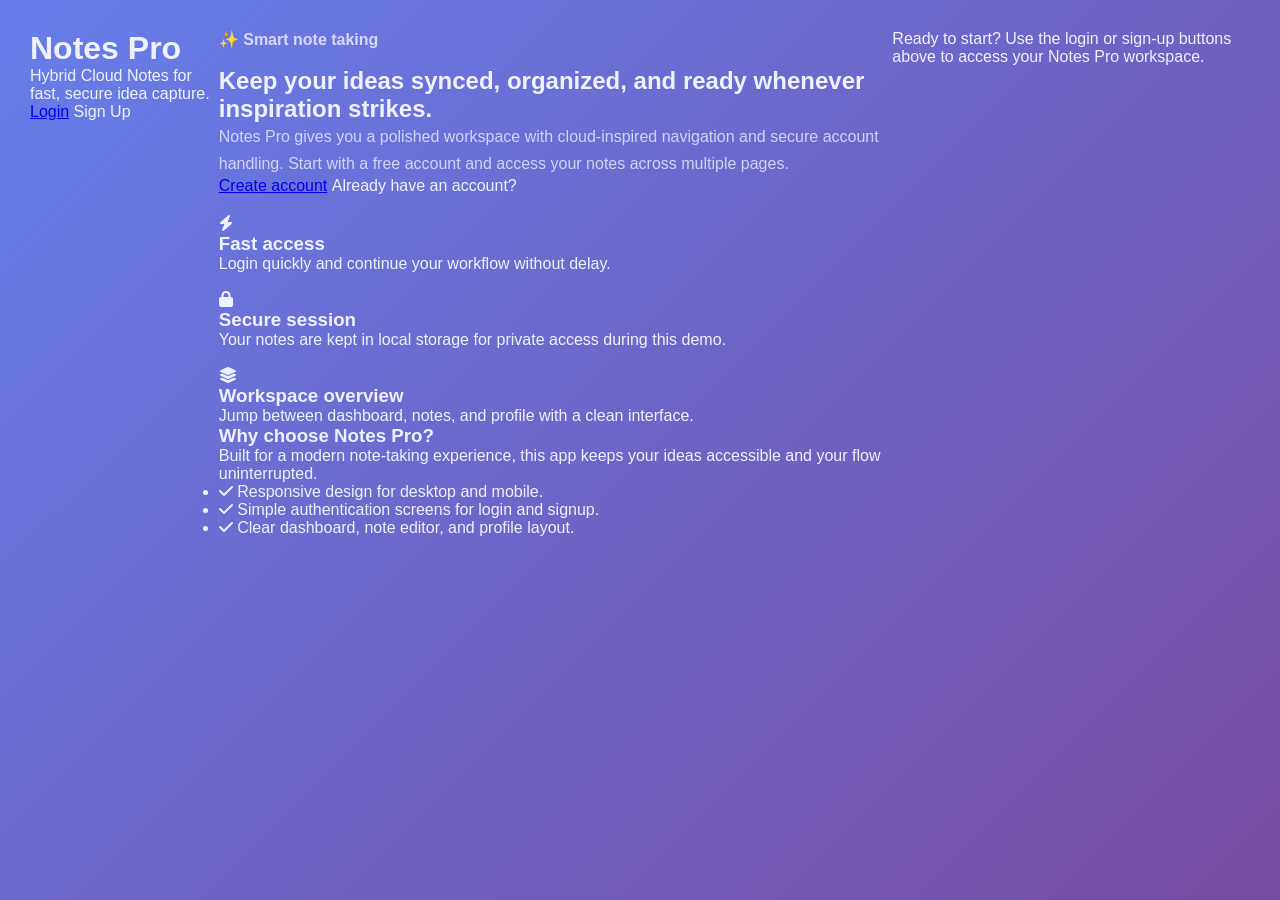
<file: index.html>
<!DOCTYPE html>
<html lang="en">

<head>
    <meta charset="UTF-8">
    <meta name="viewport" content="width=device-width, initial-scale=1.0">
    <title>Notes Pro</title>
    <link rel="stylesheet" href="style.css">
    <link rel="stylesheet" href="https://cdnjs.cloudflare.com/ajax/libs/font-awesome/6.5.1/css/all.min.css">
</head>

<body>
    <header class="hero-header glass">
        <div class="hero-brand">
            <h1>Notes Pro</h1>
            <p>Hybrid Cloud Notes for fast, secure idea capture.</p>
        </div>
        <nav class="hero-nav">
            <a href="login.html" class="main-btn">Login</a>
            <a href="signup.html" class="secondary-btn">Sign Up</a>
        </nav>
    </header>

    <main class="homepage-shell">
        <section class="hero-section glass">
            <div class="hero-copy">
                <span>✨ Smart note taking</span>
                <h2>Keep your ideas synced, organized, and ready whenever inspiration strikes.</h2>
                <p>Notes Pro gives you a polished workspace with cloud-inspired navigation and secure account handling. Start with a free account and access your notes across multiple pages.</p>
                <div class="hero-actions">
                    <a href="signup.html" class="main-btn">Create account</a>
                    <a href="login.html" class="secondary-btn">Already have an account?</a>
                </div>
            </div>
            <div class="hero-features">
                <article class="feature-card glass">
                    <i class="fa-solid fa-bolt"></i>
                    <h3>Fast access</h3>
                    <p>Login quickly and continue your workflow without delay.</p>
                </article>
                <article class="feature-card glass">
                    <i class="fa-solid fa-lock"></i>
                    <h3>Secure session</h3>
                    <p>Your notes are kept in local storage for private access during this demo.</p>
                </article>
                <article class="feature-card glass">
                    <i class="fa-solid fa-layer-group"></i>
                    <h3>Workspace overview</h3>
                    <p>Jump between dashboard, notes, and profile with a clean interface.</p>
                </article>
            </div>
        </section>

        <section class="home-details glass">
            <div>
                <h3>Why choose Notes Pro?</h3>
                <p>Built for a modern note-taking experience, this app keeps your ideas accessible and your flow uninterrupted.</p>
            </div>
            <ul class="home-list">
                <li><i class="fa-solid fa-check"></i> Responsive design for desktop and mobile.</li>
                <li><i class="fa-solid fa-check"></i> Simple authentication screens for login and signup.</li>
                <li><i class="fa-solid fa-check"></i> Clear dashboard, note editor, and profile layout.</li>
            </ul>
        </section>
    </main>

    <footer class="site-footer glass">
        <p>Ready to start? Use the login or sign-up buttons above to access your Notes Pro workspace.</p>
    </footer>
</body>

</html>
</file>
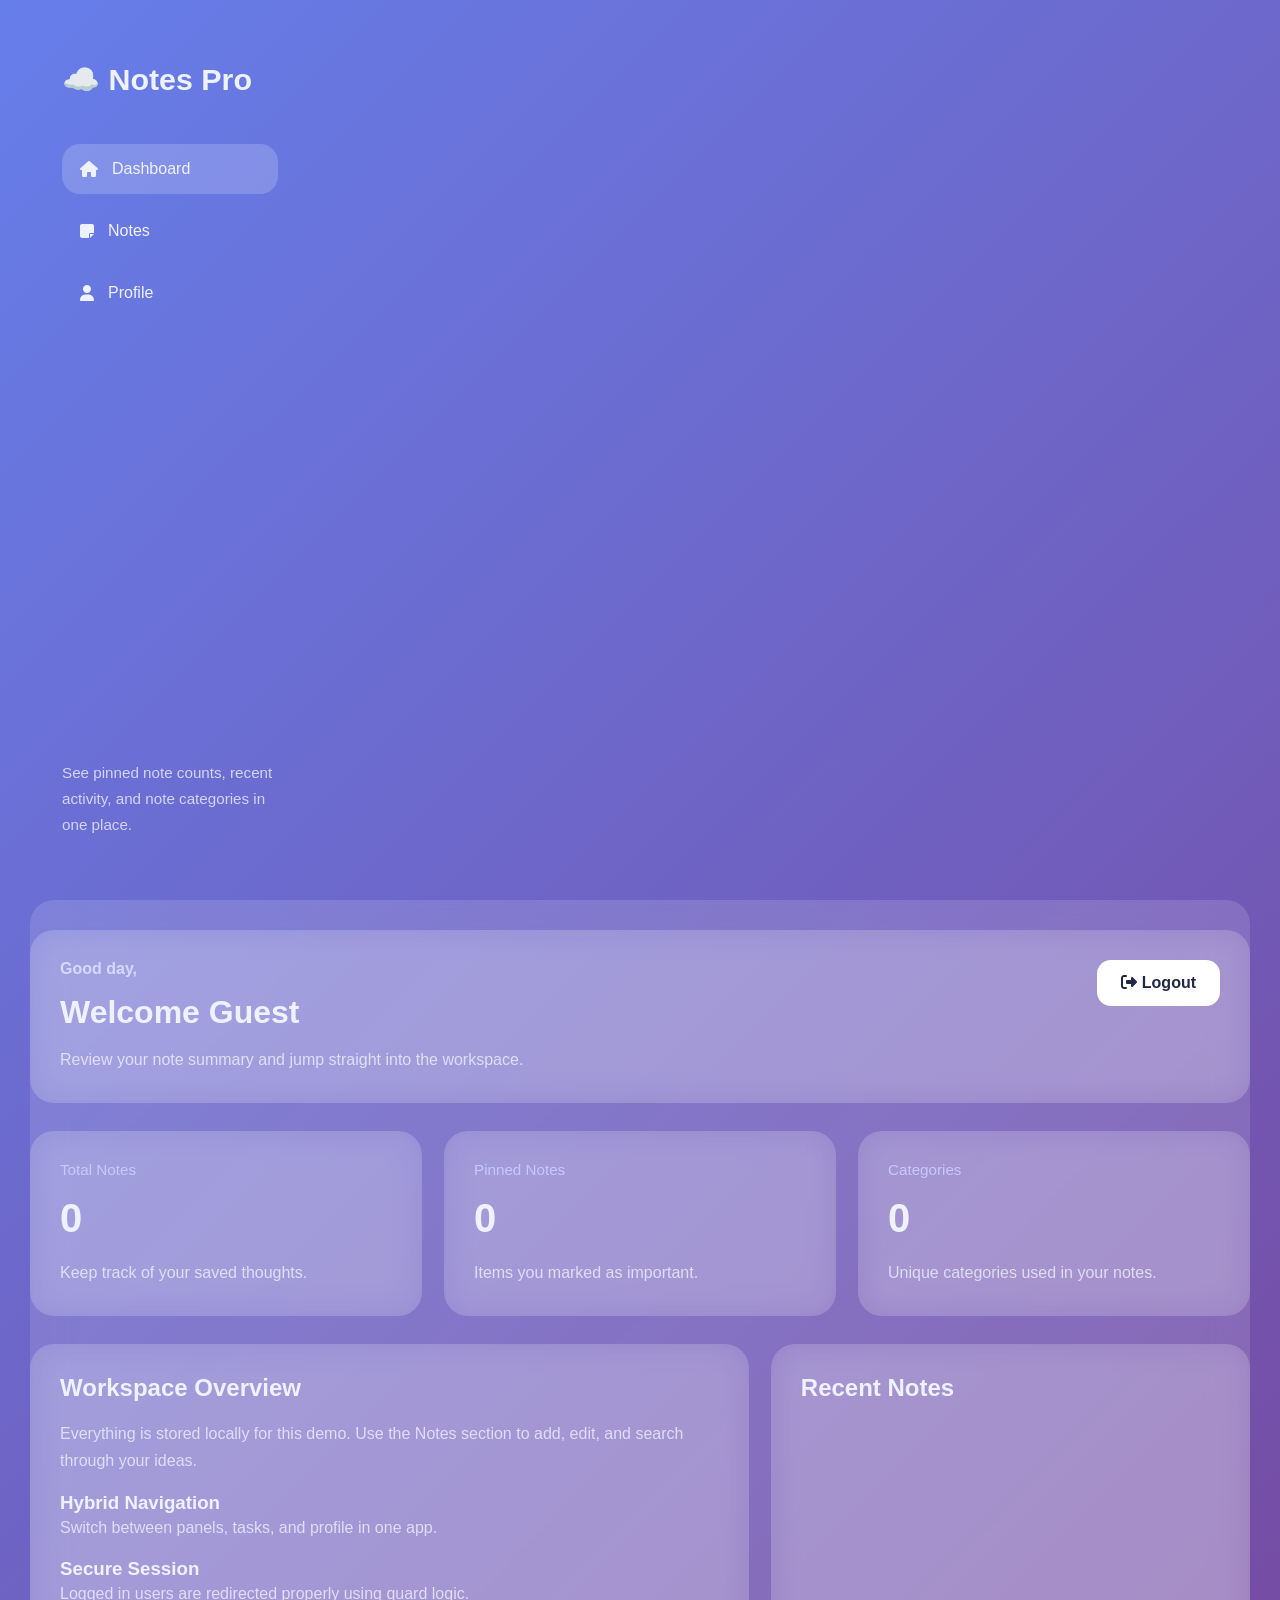
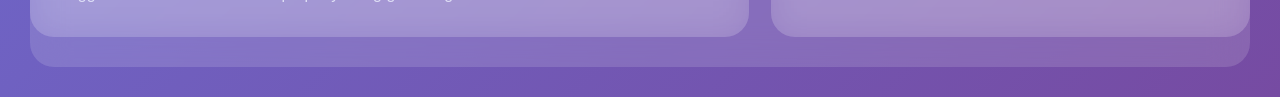
<file: dashboard.html>
<!DOCTYPE html>
<html>

<head>
    <meta charset="UTF-8">
    <meta name="viewport" content="width=device-width, initial-scale=1.0">
    <title>Dashboard</title>
    <link rel="stylesheet" href="style.css">
    <link rel="stylesheet" href="https://cdnjs.cloudflare.com/ajax/libs/font-awesome/6.5.1/css/all.min.css">
</head>

<body>
    <div id="messageToast" class="toast"></div>
    <div class="dashboard-shell">
        <aside class="sidebar glass">
            <h2>☁️ Notes Pro</h2>
            <nav>
                <a href="dashboard.html" class="active"><i class="fa-solid fa-house"></i> Dashboard</a>
                <a href="notes.html"><i class="fa-solid fa-note-sticky"></i> Notes</a>
                <a href="profile.html"><i class="fa-solid fa-user"></i> Profile</a>
            </nav>
            <div class="sidebar-footer">
                <p>See pinned note counts, recent activity, and note categories in one place.</p>
            </div>
        </aside>

        <main class="dashboard-main">
            <header class="dashboard-header">
                <div>
                    <p class="eyebrow">Good day,</p>
                    <h1 id="welcomeUser"></h1>
                    <p class="subtext">Review your note summary and jump straight into the workspace.</p>
                </div>
                <button class="main-btn" onclick="logout()"><i class="fa-solid fa-right-from-bracket"></i> Logout</button>
            </header>

            <section class="metric-grid">
                <article class="metric-card glass">
                    <span>Total Notes</span>
                    <strong id="notesCount">0</strong>
                    <p>Keep track of your saved thoughts.</p>
                </article>
                <article class="metric-card glass">
                    <span>Pinned Notes</span>
                    <strong id="pinnedCount">0</strong>
                    <p>Items you marked as important.</p>
                </article>
                <article class="metric-card glass">
                    <span>Categories</span>
                    <strong id="categoryCount">0</strong>
                    <p>Unique categories used in your notes.</p>
                </article>
            </section>

            <section class="dashboard-panels">
                <div class="panel glass">
                    <h2>Workspace Overview</h2>
                    <p>Everything is stored locally for this demo. Use the Notes section to add, edit, and search through your ideas.</p>
                    <div class="panel-grid">
                        <div>
                            <h3>Hybrid Navigation</h3>
                            <p>Switch between panels, tasks, and profile in one app.</p>
                        </div>
                        <div>
                            <h3>Secure Session</h3>
                            <p>Logged in users are redirected properly using guard logic.</p>
                        </div>
                    </div>
                </div>
                <div class="panel glass">
                    <h2>Recent Notes</h2>
                    <ul id="recentNotes" class="recent-notes"></ul>
                </div>
            </section>
        </main>
    </div>

    <script src="app.js"></script>
    <script>
        const user = localStorage.getItem("loggedInUser") || "Guest";
        document.getElementById("welcomeUser").innerText = "Welcome " + user;
        const notes = JSON.parse(localStorage.getItem(user + "_notes")) || [];
        document.getElementById("notesCount").innerText = notes.length;
    </script>
</body>

</html>
</file>
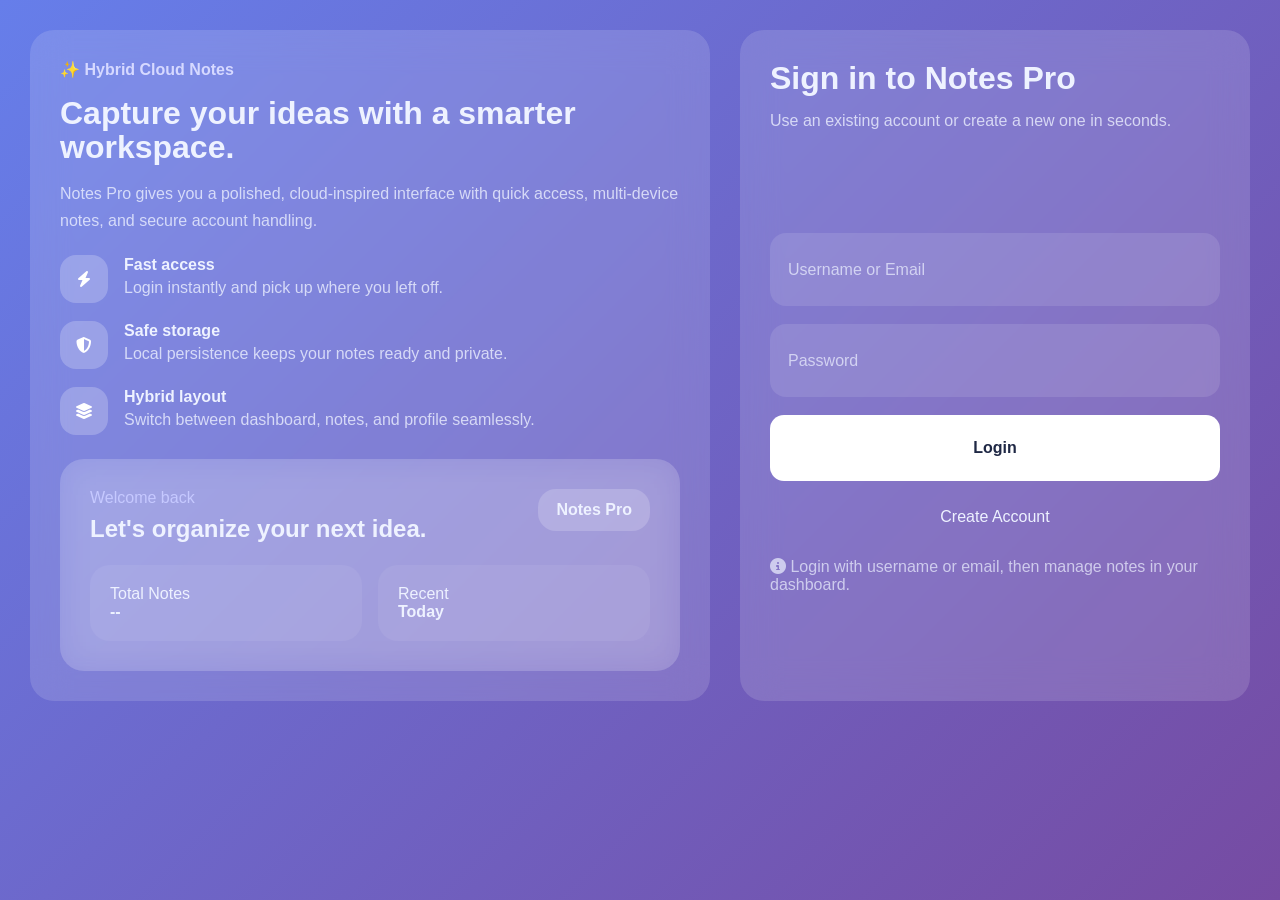
<file: login.html>
<!DOCTYPE html>
<html>

<head>
    <meta charset="UTF-8">
    <meta name="viewport" content="width=device-width, initial-scale=1.0">
    <title>Notes Pro Auth</title>
    <link rel="stylesheet" href="style.css">
    <link rel="stylesheet" href="https://cdnjs.cloudflare.com/ajax/libs/font-awesome/6.5.1/css/all.min.css">
</head>

<body>
    <div id="messageToast" class="toast"></div>
    <div class="auth-page">
        <section class="auth-hero glass">
            <div class="hero-copy">
                <span>✨ Hybrid Cloud Notes</span>
                <h1>Capture your ideas with a smarter workspace.</h1>
                <p>Notes Pro gives you a polished, cloud-inspired interface with quick access, multi-device notes, and secure account handling.</p>
                <div class="hero-features">
                    <div class="feature-item">
                        <i class="fa-solid fa-bolt"></i>
                        <div>
                            <strong>Fast access</strong>
                            <p>Login instantly and pick up where you left off.</p>
                        </div>
                    </div>
                    <div class="feature-item">
                        <i class="fa-solid fa-shield-halved"></i>
                        <div>
                            <strong>Safe storage</strong>
                            <p>Local persistence keeps your notes ready and private.</p>
                        </div>
                    </div>
                    <div class="feature-item">
                        <i class="fa-solid fa-layer-group"></i>
                        <div>
                            <strong>Hybrid layout</strong>
                            <p>Switch between dashboard, notes, and profile seamlessly.</p>
                        </div>
                    </div>
                </div>
            </div>
            <div class="hero-panel">
                <div class="hero-panel-top">
                    <div>
                        <p>Welcome back</p>
                        <h2>Let's organize your next idea.</h2>
                    </div>
                    <div class="hero-badge">Notes Pro</div>
                </div>
                <div class="hero-snapshot">
                    <div>
                        <p>Total Notes</p>
                        <strong>--</strong>
                    </div>
                    <div>
                        <p>Recent</p>
                        <strong>Today</strong>
                    </div>
                </div>
            </div>
        </section>

        <section class="auth-panel glass">
            <div class="auth-heading">
                <h2>Sign in to Notes Pro</h2>
                <p>Use an existing account or create a new one in seconds.</p>
            </div>
            <div class="form-grid">
                <input type="text" id="username" placeholder="Username or Email">
                <input type="password" id="password" placeholder="Password">
                <button class="main-btn" onclick="login()">Login</button>
                <a href="signup.html" class="secondary-btn">Create Account</a>
            </div>
            <div class="auth-footer">
                <p><i class="fa-solid fa-circle-info"></i> Login with username or email, then manage notes in your dashboard.</p>
            </div>
        </section>
    </div>

    <script src="app.js"></script>
</body>

</html>
</file>
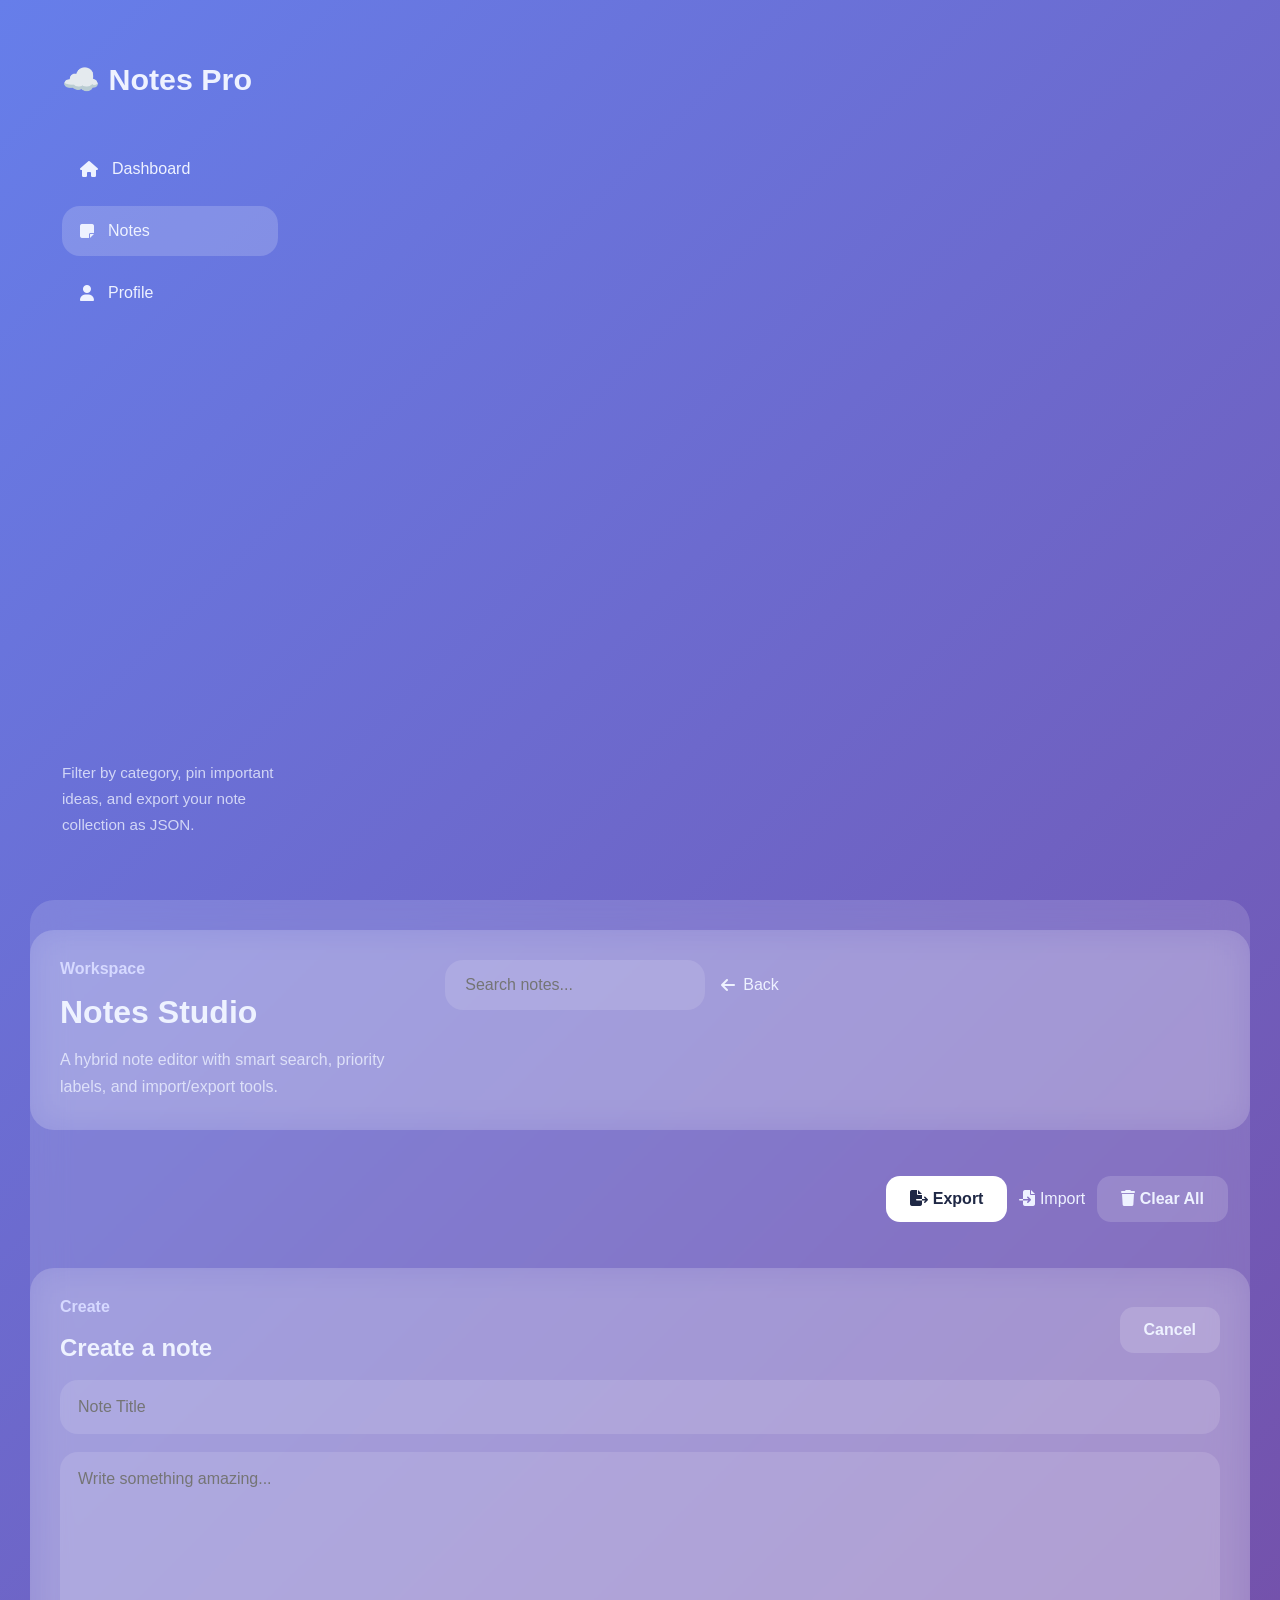
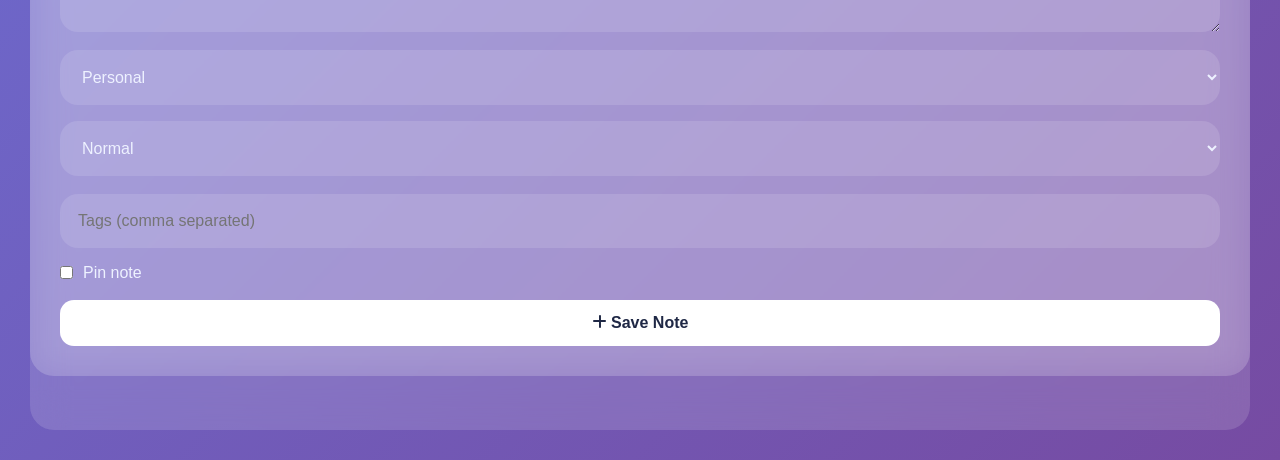
<file: notes.html>
<!DOCTYPE html>
<html>

<head>
    <meta charset="UTF-8">
    <meta name="viewport" content="width=device-width, initial-scale=1.0">
    <title>Notes Pro</title>
    <link rel="stylesheet" href="style.css">
    <link rel="stylesheet" href="https://cdnjs.cloudflare.com/ajax/libs/font-awesome/6.5.1/css/all.min.css">
</head>

<body>
    <div id="messageToast" class="toast"></div>

    <div class="dashboard-shell">
        <aside class="sidebar glass">
            <h2>☁️ Notes Pro</h2>
            <nav>
                <a href="dashboard.html"><i class="fa-solid fa-house"></i> Dashboard</a>
                <a href="notes.html" class="active"><i class="fa-solid fa-note-sticky"></i> Notes</a>
                <a href="profile.html"><i class="fa-solid fa-user"></i> Profile</a>
            </nav>
            <div class="sidebar-footer">
                <p>Filter by category, pin important ideas, and export your note collection as JSON.</p>
            </div>
        </aside>

        <main class="notes-main">
            <header class="dashboard-header">
                <div>
                    <p class="eyebrow">Workspace</p>
                    <h1>Notes Studio</h1>
                    <p class="subtext">A hybrid note editor with smart search, priority labels, and import/export tools.</p>
                </div>
                <div class="header-actions">
                    <input type="text" id="searchInput" placeholder="Search notes..." onkeyup="displayNotes()">
                    <a href="dashboard.html" class="secondary-btn"><i class="fa-solid fa-arrow-left"></i> Back</a>
                </div>
            </header>

            <section class="notes-toolbar glass">
                <div id="categoryFilters" class="category-filters"></div>
                <div class="toolbar-actions">
                    <button class="main-btn" onclick="exportNotes()"><i class="fa-solid fa-file-export"></i> Export</button>
                    <label class="secondary-btn file-upload-button"><i class="fa-solid fa-file-import"></i> Import
                        <input id="importFile" type="file" accept="application/json" onchange="importNotes(event)">
                    </label>
                    <button class="secondary-btn" onclick="clearAllNotes()"><i class="fa-solid fa-trash"></i> Clear All</button>
                </div>
            </section>

            <section class="note-editor glass">
                <div class="note-editor-head">
                    <div>
                        <p class="eyebrow">Create</p>
                        <h2 id="noteFormTitle">Create a note</h2>
                    </div>
                    <button id="cancelEditBtn" class="secondary-btn" onclick="cancelEdit()">Cancel</button>
                </div>
                <input type="text" id="noteTitle" placeholder="Note Title">
                <textarea id="noteText" placeholder="Write something amazing..."></textarea>
                <div class="editor-row">
                    <select id="noteCategory">
                        <option>Personal</option>
                        <option>Study</option>
                        <option>Work</option>
                        <option>Ideas</option>
                    </select>
                    <select id="notePriority">
                        <option>Normal</option>
                        <option>Important</option>
                        <option>Urgent</option>
                    </select>
                </div>
                <div class="editor-row editor-row-small">
                    <input type="text" id="noteTags" placeholder="Tags (comma separated)">
                    <label class="pin-toggle"><input id="pinNote" type="checkbox"> Pin note</label>
                </div>
                <button class="main-btn" onclick="addNote()"><i class="fa-solid fa-plus"></i> Save Note</button>
            </section>

            <section class="notes-grid" id="notesList"></section>
        </main>
    </div>

    <script src="app.js"></script>
</body>

</html>
</file>
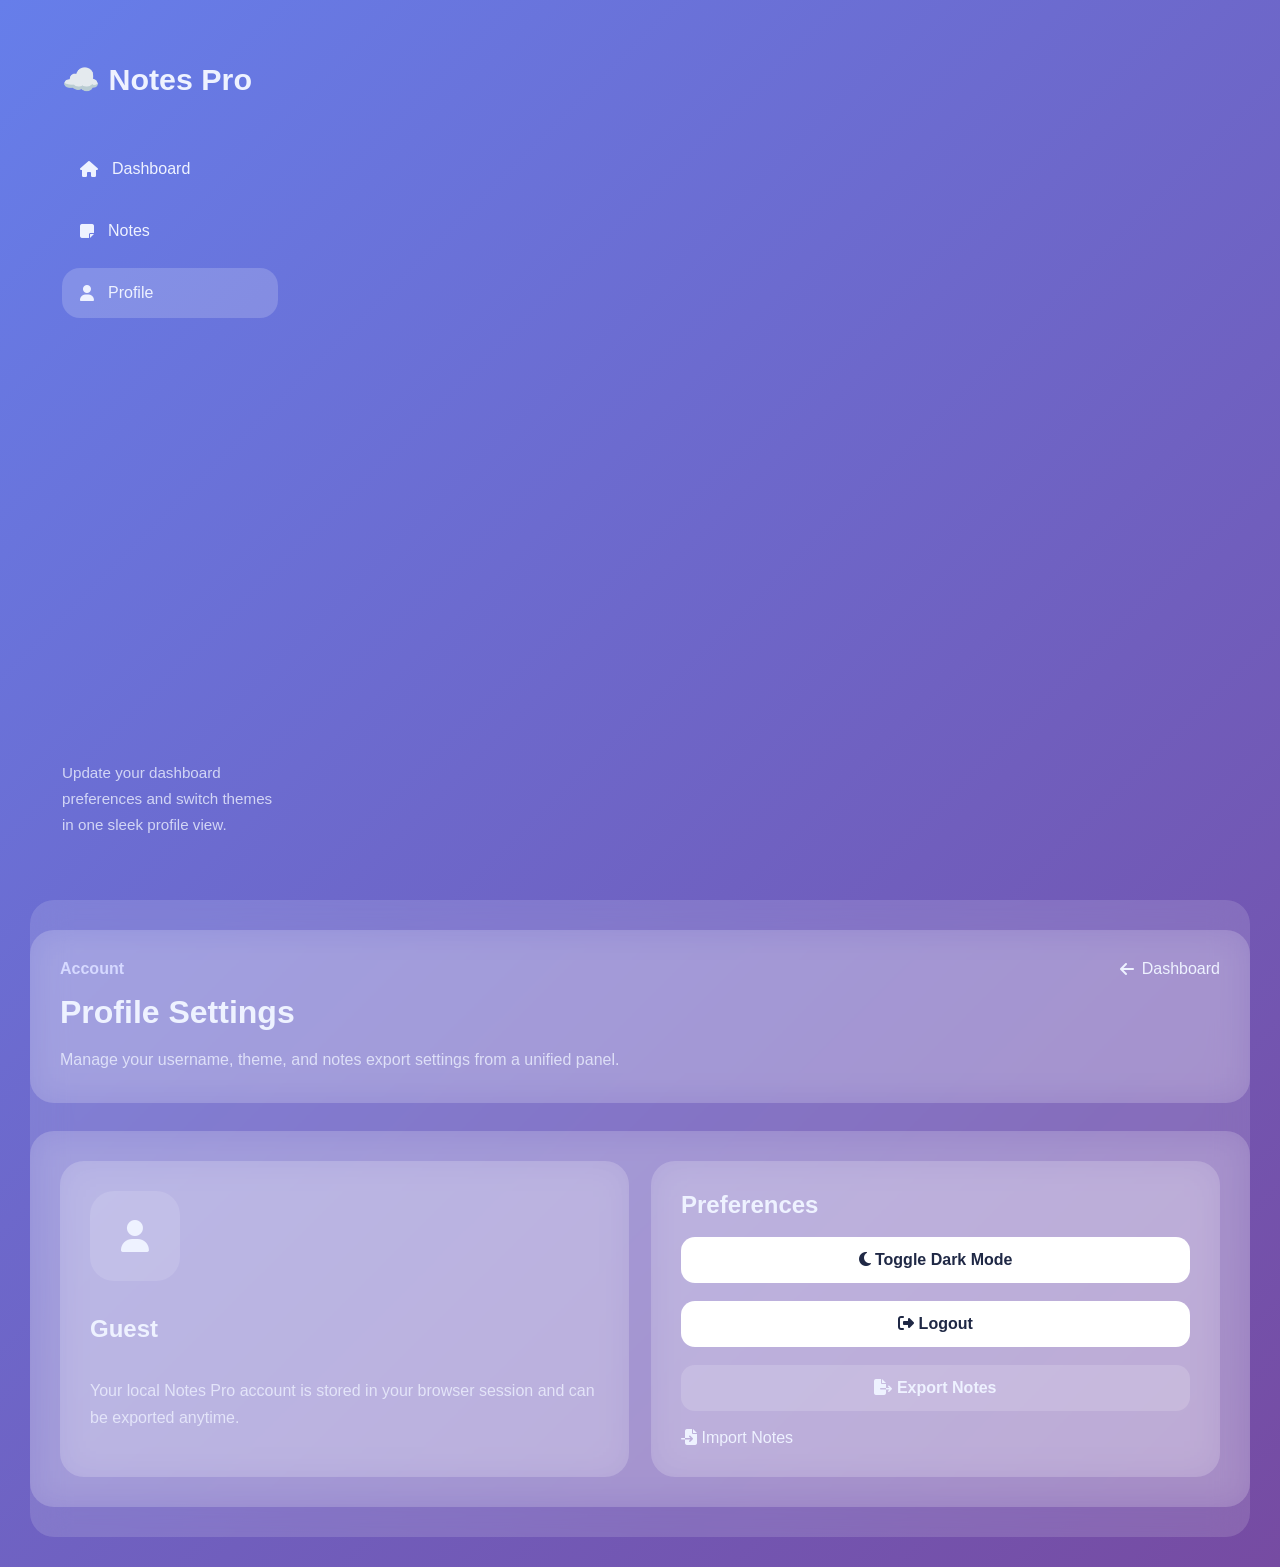
<file: profile.html>
<!DOCTYPE html>
<html>

<head>
    <meta charset="UTF-8">
    <meta name="viewport" content="width=device-width, initial-scale=1.0">
    <title>Profile</title>
    <link rel="stylesheet" href="style.css">
    <link rel="stylesheet" href="https://cdnjs.cloudflare.com/ajax/libs/font-awesome/6.5.1/css/all.min.css">
</head>

<body>
    <div id="messageToast" class="toast"></div>
    <div class="dashboard-shell">
        <aside class="sidebar glass">
            <h2>☁️ Notes Pro</h2>
            <nav>
                <a href="dashboard.html"><i class="fa-solid fa-house"></i> Dashboard</a>
                <a href="notes.html"><i class="fa-solid fa-note-sticky"></i> Notes</a>
                <a href="profile.html" class="active"><i class="fa-solid fa-user"></i> Profile</a>
            </nav>
            <div class="sidebar-footer">
                <p>Update your dashboard preferences and switch themes in one sleek profile view.</p>
            </div>
        </aside>

        <main class="profile-main">
            <header class="dashboard-header">
                <div>
                    <p class="eyebrow">Account</p>
                    <h1>Profile Settings</h1>
                    <p class="subtext">Manage your username, theme, and notes export settings from a unified panel.</p>
                </div>
                <a href="dashboard.html" class="secondary-btn"><i class="fa-solid fa-arrow-left"></i> Dashboard</a>
            </header>

            <section class="profile-grid">
                <div class="profile-card glass">
                    <div class="profile-avatar"><i class="fa-solid fa-user"></i></div>
                    <h2 id="profileName"></h2>
                    <p class="profile-subtext">Your local Notes Pro account is stored in your browser session and can be exported anytime.</p>
                </div>

                <div class="profile-actions glass">
                    <h2>Preferences</h2>
                    <button class="main-btn" onclick="toggleDarkMode()"><i class="fa-solid fa-moon"></i> Toggle Dark Mode</button>
                    <button class="main-btn" onclick="logout()"><i class="fa-solid fa-right-from-bracket"></i> Logout</button>
                    <button class="secondary-btn" onclick="exportNotes()"><i class="fa-solid fa-file-export"></i> Export Notes</button>
                    <label class="secondary-btn file-upload-button"><i class="fa-solid fa-file-import"></i> Import Notes
                        <input id="importFileProfile" type="file" accept="application/json" onchange="importNotes(event)">
                    </label>
                </div>
            </section>
        </main>
    </div>

    <script src="app.js"></script>
    <script>
        const user = localStorage.getItem("loggedInUser") || "Guest";
        document.getElementById("profileName").innerText = user;
    </script>
</body>

</html>
</file>
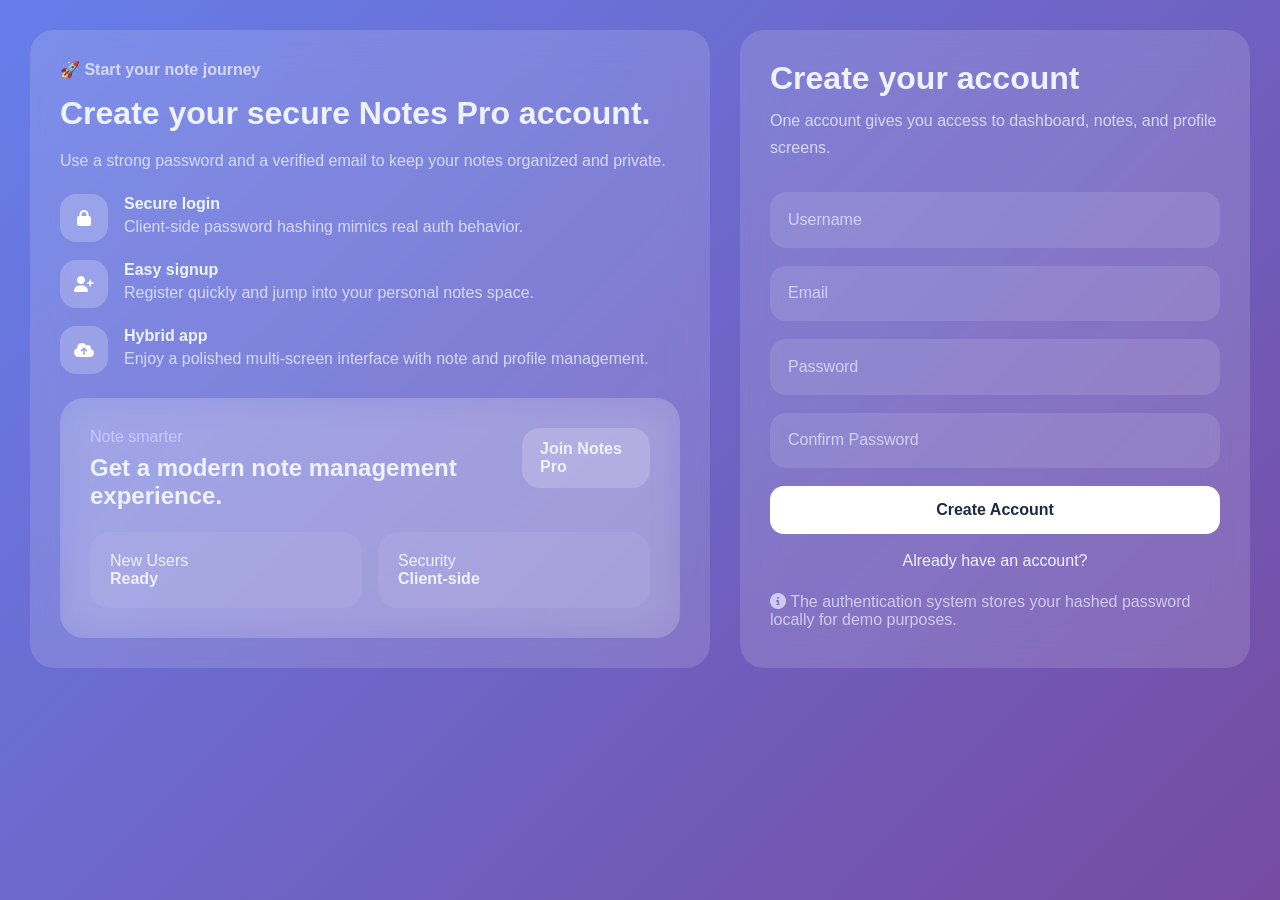
<file: signup.html>
<!DOCTYPE html>
<html>

<head>
    <meta charset="UTF-8">
    <meta name="viewport" content="width=device-width, initial-scale=1.0">
    <title>Create Account | Notes Pro</title>
    <link rel="stylesheet" href="style.css">
    <link rel="stylesheet" href="https://cdnjs.cloudflare.com/ajax/libs/font-awesome/6.5.1/css/all.min.css">
</head>

<body>
    <div id="messageToast" class="toast"></div>
    <div class="auth-page">
        <section class="auth-hero glass">
            <div class="hero-copy">
                <span>🚀 Start your note journey</span>
                <h1>Create your secure Notes Pro account.</h1>
                <p>Use a strong password and a verified email to keep your notes organized and private.</p>
                <div class="hero-features">
                    <div class="feature-item">
                        <i class="fa-solid fa-lock"></i>
                        <div>
                            <strong>Secure login</strong>
                            <p>Client-side password hashing mimics real auth behavior.</p>
                        </div>
                    </div>
                    <div class="feature-item">
                        <i class="fa-solid fa-user-plus"></i>
                        <div>
                            <strong>Easy signup</strong>
                            <p>Register quickly and jump into your personal notes space.</p>
                        </div>
                    </div>
                    <div class="feature-item">
                        <i class="fa-solid fa-cloud-arrow-up"></i>
                        <div>
                            <strong>Hybrid app</strong>
                            <p>Enjoy a polished multi-screen interface with note and profile management.</p>
                        </div>
                    </div>
                </div>
            </div>
            <div class="hero-panel">
                <div class="hero-panel-top">
                    <div>
                        <p>Note smarter</p>
                        <h2>Get a modern note management experience.</h2>
                    </div>
                    <div class="hero-badge">Join Notes Pro</div>
                </div>
                <div class="hero-snapshot">
                    <div>
                        <p>New Users</p>
                        <strong>Ready</strong>
                    </div>
                    <div>
                        <p>Security</p>
                        <strong>Client-side</strong>
                    </div>
                </div>
            </div>
        </section>

        <section class="auth-panel glass">
            <div class="auth-heading">
                <h2>Create your account</h2>
                <p>One account gives you access to dashboard, notes, and profile screens.</p>
            </div>
            <div class="form-grid">
                <input type="text" id="username" placeholder="Username">
                <input type="email" id="email" placeholder="Email">
                <input type="password" id="password" placeholder="Password">
                <input type="password" id="confirmPassword" placeholder="Confirm Password">
                <button class="main-btn" onclick="signup()">Create Account</button>
                <a href="login.html" class="secondary-btn">Already have an account?</a>
            </div>
            <div class="auth-footer">
                <p><i class="fa-solid fa-circle-info"></i> The authentication system stores your hashed password locally for demo purposes.</p>
            </div>
        </section>
    </div>

    <script src="app.js"></script>
</body>

</html>
</file>
<file: style.css>
*{
    margin:0;
    padding:0;
    box-sizing:border-box;
    font-family:Inter, Arial, sans-serif;
}

body{
    display:flex;
    justify-content:center;
    align-items:flex-start;
    min-height:100vh;
    width:100%;
    padding:30px;
    background:linear-gradient(135deg,#667eea,#764ba2);
    color:#eef2ff;
}

body.dark-mode{
    background:linear-gradient(135deg,#090b18,#131526);
    color:#e6e8ff;
}

body.dark-mode .glass,
body.dark-mode .sidebar,
body.dark-mode .note-card,
body.dark-mode .profile-card,
body.dark-mode .profile-actions,
body.dark-mode .dashboard-header,
body.dark-mode .metric-card,
body.dark-mode .notes-top,
body.dark-mode .note-editor,
body.dark-mode .panel,
body.dark-mode .hero-panel,
body.dark-mode .auth-panel,
body.dark-mode .auth-hero{
    background:rgba(255,255,255,0.06);
    border:1px solid rgba(255,255,255,0.12);
}

body.dark-mode input,
body.dark-mode textarea,
body.dark-mode select{
    background:rgba(255,255,255,0.08);
    color:#eef2ff;
}

body.dark-mode .main-btn,
body.dark-mode .secondary-btn,
body.dark-mode .action-link{
    background:rgba(255,255,255,0.08);
    color:#eef2ff;
}

button,
input,
select,
textarea{
    font:inherit;
}

button{
    cursor:pointer;
}

button.main-btn,
button.secondary-btn{
    border:none;
    border-radius:14px;
    padding:14px 24px;
    font-weight:700;
    transition:transform 0.2s ease, background 0.2s ease;
}

button.main-btn{
    background:#ffffff;
    color:#1f2845;
}

button.secondary-btn{
    background:rgba(255,255,255,0.16);
    color:#eef2ff;
}

button.main-btn:hover,
button.secondary-btn:hover{
    transform:translateY(-2px);
}

a.action-link,
a.secondary-btn{
    display:inline-flex;
    align-items:center;
    justify-content:center;
    gap:8px;
    text-decoration:none;
    color:#eef2ff;
}

.auth-page,
.dashboard-shell{
    width:100%;
    max-width:1400px;
    display:grid;
    gap:30px;
}

.auth-page{
    grid-template-columns:1.2fr .9fr;
}

.auth-hero,
.auth-panel,
.dashboard-main,
.notes-main,
.profile-main,
.dashboard-header,
.notes-top,
.note-editor,
.profile-grid,
.profile-card,
.profile-actions,
.metric-card,
.panel,
.hero-panel{
    background:rgba(255,255,255,0.14);
    backdrop-filter:blur(18px);
    border-radius:24px;
    padding:30px;
}

.auth-hero{
    min-height:560px;
    display:flex;
    flex-direction:column;
    justify-content:space-between;
    gap:24px;
}

.hero-copy span,
.eyebrow{
    display:inline-flex;
    align-items:center;
    gap:10px;
    color:#d6d9ff;
    font-weight:700;
    margin-bottom:18px;
}

.hero-copy h1,
.dashboard-header h1,
.notes-main h1,
.profile-main h1{
    font-size:clamp(2rem,2.5vw,3rem);
    line-height:1.05;
    margin-bottom:16px;
}

.hero-copy p,
.subtext,
.profile-subtext,
.sidebar-footer p,
.panel p,
.metric-card p,
.profile-card p,
.auth-heading p{
    color:rgba(238,242,255,0.78);
    line-height:1.7;
}

.hero-features{
    display:grid;
    gap:18px;
    margin-top:20px;
}

.feature-item{
    display:grid;
    grid-template-columns:48px 1fr;
    gap:16px;
    align-items:center;
}

.feature-item i{
    width:48px;
    height:48px;
    display:grid;
    place-items:center;
    border-radius:16px;
    background:rgba(255,255,255,0.22);
    color:#ffffff;
}

.hero-panel{
    display:grid;
    gap:22px;
}

.hero-panel-top{
    display:flex;
    justify-content:space-between;
    align-items:flex-start;
    gap:20px;
}

.hero-panel-top p{
    margin-bottom:8px;
    color:#c6c9ff;
}

.hero-badge{
    padding:12px 18px;
    border-radius:18px;
    background:rgba(255,255,255,0.18);
    font-weight:700;
}

.hero-snapshot{
    display:grid;
    grid-template-columns:1fr 1fr;
    gap:16px;
}

.hero-snapshot div{
    background:rgba(255,255,255,0.06);
    border-radius:20px;
    padding:20px;
}

.auth-panel{
    display:grid;
    gap:22px;
}

.auth-heading h2{
    font-size:2rem;
    margin-bottom:10px;
}

.form-grid{
    display:grid;
    gap:18px;
}

.form-grid input,
.form-grid textarea,
.form-grid select{
    width:100%;
    border:none;
    border-radius:16px;
    padding:18px;
    background:rgba(255,255,255,0.11);
    color:#eef2ff;
}

.form-grid input::placeholder,
.form-grid textarea::placeholder{
    color:rgba(238,242,255,0.7);
}

.auth-footer{
    color:rgba(238,242,255,0.7);
}

.sidebar{
    width:280px;
    min-height:calc(100vh - 60px);
    display:flex;
    flex-direction:column;
    gap:30px;
    padding:32px;
}

.sidebar h2{
    font-size:1.9rem;
    margin-bottom:16px;
}

.sidebar nav{
    display:grid;
    gap:12px;
}

.sidebar a{
    display:flex;
    align-items:center;
    gap:14px;
    color:#eef2ff;
    text-decoration:none;
    padding:16px 18px;
    border-radius:18px;
    transition:background 0.25s ease;
}

.sidebar a:hover,
.sidebar a.active{
    background:rgba(255,255,255,0.18);
}

.sidebar-footer{
    margin-top:auto;
    font-size:0.95rem;
    line-height:1.7;
    color:rgba(238,242,255,0.72);
}

.dashboard-main,
.notes-main,
.profile-main{
    display:grid;
    gap:28px;
    padding:30px 0;
}

.dashboard-header,
.notes-top{
    display:flex;
    justify-content:space-between;
    gap:20px;
    align-items:flex-start;
}

.dashboard-header .subtext,
.notes-top .subtext{
    max-width:650px;
}

.header-actions{
    display:flex;
    align-items:center;
    gap:16px;
    width:100%;
    flex-wrap:wrap;
}

.header-actions input{
    min-width:260px;
    border:none;
    border-radius:18px;
    padding:16px 20px;
    background:rgba(255,255,255,0.12);
    color:#eef2ff;
}

.metric-grid{
    display:grid;
    grid-template-columns:repeat(3,minmax(0,1fr));
    gap:22px;
}

.metric-card{
    display:grid;
    gap:18px;
}

.metric-card span{
    color:#c6c9ff;
    font-size:0.95rem;
}

.metric-card strong{
    font-size:2.5rem;
}

.metric-card .action-link{
    color:#eef2ff;
}

.dashboard-panels{
    display:grid;
    grid-template-columns:1.5fr 1fr;
    gap:22px;
}

.panel{
    display:grid;
    gap:18px;
}

.panel-grid{
    display:grid;
    gap:16px;
}

.action-stack{
    display:grid;
    gap:14px;
}

.action-stack a{
    display:flex;
    align-items:center;
    gap:12px;
    color:#eef2ff;
    text-decoration:none;
    background:rgba(255,255,255,0.08);
    padding:16px 18px;
    border-radius:18px;
}

.notes-main{
    gap:24px;
}

.note-editor{
    display:grid;
    gap:18px;
}

.note-editor input,
.note-editor textarea,
.note-editor select{
    width:100%;
    border:none;
    border-radius:18px;
    padding:18px;
    background:rgba(255,255,255,0.12);
    color:#eef2ff;
}

.note-editor textarea{
    min-height:180px;
    resize:vertical;
}

.notes-grid{
    display:grid;
    grid-template-columns:repeat(auto-fit,minmax(260px,1fr));
    gap:22px;
}

.note-card{
    display:grid;
    gap:16px;
    transition:transform 0.25s ease, box-shadow 0.25s ease;
}

.note-card:hover{
    transform:translateY(-5px);
    box-shadow:0 25px 60px rgba(1,7,34,0.18);
}

.note-card h2{
    font-size:1.3rem;
}

.note-card span{
    display:inline-flex;
    background:rgba(255,255,255,0.14);
    color:#eef2ff;
    padding:8px 14px;
    border-radius:999px;
    font-size:0.9rem;
    width:max-content;
}

.note-card button{
    width:100%;
    border-radius:14px;
    background:rgba(255,255,255,0.1);
    color:#eef2ff;
}

.note-card button.small{
    width:auto;
    padding:10px 16px;
    font-size:0.95rem;
}

.notes-toolbar{
    display:flex;
    justify-content:space-between;
    align-items:center;
    gap:18px;
    padding:22px;
}

.category-filters{
    display:flex;
    flex-wrap:wrap;
    gap:12px;
}

.toolbar-actions{
    display:flex;
    flex-wrap:wrap;
    gap:12px;
    align-items:center;
}

.file-upload-button{
    position:relative;
    overflow:hidden;
}

.file-upload-button input[type="file"]{
    position:absolute;
    inset:0;
    opacity:0;
    cursor:pointer;
}

.note-editor-head{
    display:flex;
    justify-content:space-between;
    align-items:center;
    gap:16px;
}

.editor-row{
    display:flex;
    gap:16px;
    flex-wrap:wrap;
}

.editor-row-small{
    display:flex;
    gap:16px;
    align-items:center;
    flex-wrap:wrap;
}

.pin-toggle{
    display:inline-flex;
    align-items:center;
    gap:10px;
    color:#eef2ff;
}

.pin-toggle input{
    width:auto;
}

.note-card-top{
    display:flex;
    justify-content:space-between;
    align-items:flex-start;
    gap:16px;
}

.note-badge{
    background:rgba(255,255,255,0.16);
    padding:8px 12px;
    border-radius:999px;
    font-size:0.85rem;
}

.note-meta{
    display:flex;
    flex-wrap:wrap;
    gap:10px;
}

.note-info{
    display:flex;
    flex-wrap:wrap;
    gap:12px;
    color:rgba(238,242,255,0.65);
}

.note-actions-row{
    display:flex;
    flex-wrap:wrap;
    gap:12px;
}

.toast{
    position:fixed;
    bottom:24px;
    right:24px;
    z-index:999;
    background:rgba(0,0,0,0.8);
    color:#fff;
    padding:14px 20px;
    border-radius:16px;
    opacity:0;
    transition:opacity 0.25s ease;
    pointer-events:none;
}

.toast.success{
    background:#1f7a42;
}

.toast.warning{
    background:#b06500;
}

.toast.error{
    background:#a92929;
}

.recent-notes{
    list-style:none;
    display:grid;
    gap:12px;
    padding:0;
}

.recent-notes li{
    display:flex;
    justify-content:space-between;
    align-items:center;
    gap:12px;
    padding:14px 18px;
    border-radius:18px;
    background:rgba(255,255,255,0.08);
}

.recent-notes li span{
    color:#c6c9ff;
    font-size:0.9rem;
}

.category-filters .chip.active{
    background:rgba(255,255,255,0.22);
}

.category-filters .chip{
    border:none;
    cursor:pointer;
}

@media (max-width:1180px){
    .notes-toolbar,
    .editor-row,
    .editor-row-small,
    .note-actions-row,
    .header-actions,
    .toolbar-actions{
        flex-direction:column;
        align-items:flex-start;
    }
}

.category-chips{
    display:flex;
    flex-wrap:wrap;
    gap:12px;
}

.chip{
    padding:12px 18px;
    border-radius:999px;
    background:rgba(255,255,255,0.1);
}

.profile-grid{
    display:grid;
    grid-template-columns:1fr 1fr;
    gap:22px;
}

.profile-card,
.profile-actions{
    display:grid;
    gap:18px;
}

.profile-avatar{
    width:90px;
    height:90px;
    border-radius:24px;
    display:grid;
    place-items:center;
    background:rgba(255,255,255,0.12);
    font-size:2rem;
}

.profile-subtext{
    color:rgba(238,242,255,0.75);
}

.profile-actions button{
    width:100%;
}

@media (max-width:1180px){
    .auth-page,
    .dashboard-shell,
    .profile-grid,
    .dashboard-panels,
    .metric-grid{
        grid-template-columns:1fr;
    }

    .sidebar{
        width:100%;
        min-height:auto;
    }
}

@media (max-width:760px){
    body{
        padding:18px;
    }

    .auth-page,
    .dashboard-shell{
        gap:20px;
    }

    .dashboard-header,
    .notes-top{
        flex-direction:column;
        align-items:flex-start;
    }

    .header-actions{
        width:100%;
        flex-direction:column;
        align-items:stretch;
    }
}
</file>
